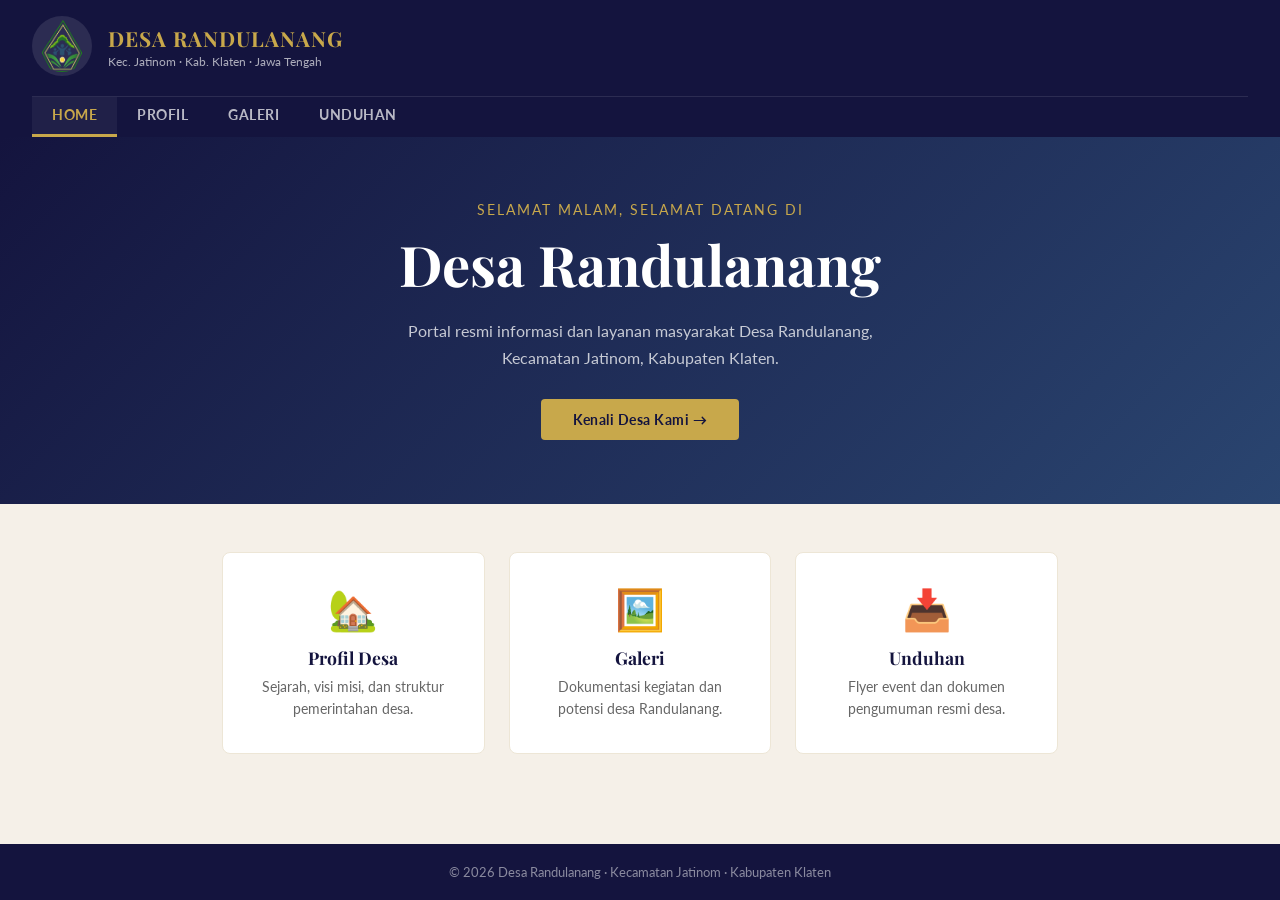
<file: index.html>
<!doctype html>
<html lang="id">
  <head>

    <!-- digunakan agar tampilan tidak berubah -->
    <meta charset="UTF-8" />
    <meta name="viewport" content="width=device-width, initial-scale=1.0" />
    <title>Desa Randulanang – Beranda</title>
    <link rel="preconnect" href="https://fonts.googleapis.com" />
    <link
      href="https://fonts.googleapis.com/css2?family=Playfair+Display:wght@600;700&family=Lato:wght@300;400;700&display=swap"
      rel="stylesheet"
    />
    <link rel="stylesheet" href="style.css" />
    <link rel="icon" type="image/png" href="assets/img/logo.desa.png" />
  </head>
  <body>
    
    <header>
      <div class="header-inner">
        <!-- Gantilogo -->
        <img
          src="assets/img/logo.desa.png"
          alt="Logo Desa"
          class="logo"
          onerror="this.style.display = 'none'"
        />
        <div class="site-title">
          <span class="desa">DESA RANDULANANG</span>
          <span class="sub">Kec. Jatinom · Kab. Klaten · Jawa Tengah</span>
        </div>
      </div>
      <nav>
        <a href="index.html" class="active">Home</a>
        <a href="profil.html">Profil</a>
        <a href="galeri.html">Galeri</a>
        <a href="unduhan.html">Unduhan</a>
      </nav>
    </header>

    <main>
      <section class="hero">
        <div class="hero-text">
          <p class="label">Selamat Datang di</p>
          <h1>Desa Randulanang</h1>
          <p class="desc">
            Portal resmi informasi dan layanan masyarakat Desa Randulanang,
            Kecamatan Jatinom, Kabupaten Klaten.
          </p>
          <a href="profil.html" class="btn">Kenali Desa Kami →</a>
        </div>
      </section>

      <section class="cards">
        <a href="profil.html" class="card">
          <div class="card-icon">🏡</div>
          <h3>Profil Desa</h3>
          <p>Sejarah, visi misi, dan struktur pemerintahan desa.</p>
        </a>
        <a href="galeri.html" class="card">
          <div class="card-icon">🖼️</div>
          <h3>Galeri</h3>
          <p>Dokumentasi kegiatan dan potensi desa Randulanang.</p>
        </a>
        <a href="unduhan.html" class="card">
          <div class="card-icon">📥</div>
          <h3>Unduhan</h3>
          <p>Flyer event dan dokumen pengumuman resmi desa.</p>
        </a>
      </section>
    </main>

    <footer>
      <p>© 2025 Desa Randulanang · Kecamatan Jatinom · Kabupaten Klaten</p>
    </footer>

    <script src="main.js"></script>
  </body>
</html>
</file>
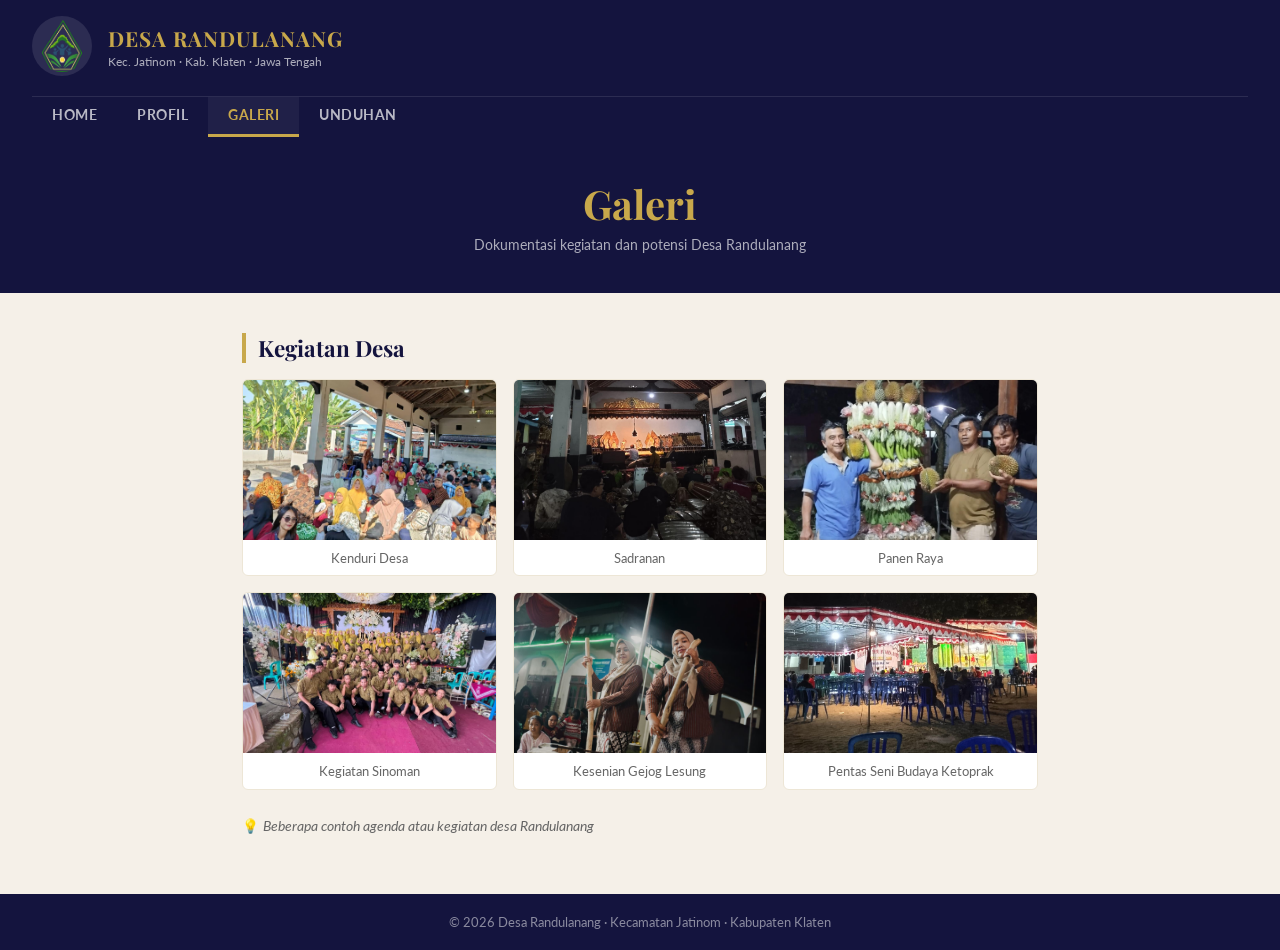
<file: galeri.html>
<!doctype html>
<html lang="id">
  <head>
    <meta charset="UTF-8" />
    <meta name="viewport" content="width=device-width, initial-scale=1.0" />
    <title>Desa Randulanang – Galeri</title>
    <link rel="preconnect" href="https://fonts.googleapis.com" />
    <link
      href="https://fonts.googleapis.com/css2?family=Playfair+Display:wght@600;700&family=Lato:wght@300;400;700&display=swap"
      rel="stylesheet"
    />
    <link rel="stylesheet" href="style.css" />
    <link rel="icon" type="image/png" href="assets/img/logo.desa.png" />
  </head>
  <body>
    
    <header>
      <div class="header-inner">
        <img
          src="assets/img/logo.desa.png"
          alt="Logo Desa"
          class="logo"
          onerror="this.style.display = 'none'"
        />
        <div class="site-title">
          <span class="desa">DESA RANDULANANG</span>
          <span class="sub">Kec. Jatinom · Kab. Klaten · Jawa Tengah</span>
        </div>
      </div>
      <nav>
        <a href="index.html">Home</a>
        <a href="profil.html">Profil</a>
        <a href="galeri.html" class="active">Galeri</a>
        <a href="unduhan.html">Unduhan</a>
      </nav>
    </header>

    <main>
      <div class="page-header">
        <h2>Galeri</h2>
        <p>Dokumentasi kegiatan dan potensi Desa Randulanang</p>
      </div>

      <div class="section">
        <h3>Kegiatan Desa</h3>
        <div class="galeri-grid" id="galeri-kegiatan">
          <!-- Tambahkan gambar dengan mengganti src -->
          <div class="galeri-item">
            <img
              src="assets/img/kenri.jpeg"
              alt="Kegiatan 1"
              onerror="
                this.parentElement.innerHTML =
                  '<div class=\'galeri-placeholder\'>🏘️</div><div class=\'caption\'>Kenduri Desa</div>'
              "
            />
            <div class="caption">Kenduri Desa</div>
          </div>

          <div class="galeri-item">
            <img
              src="assets/img/sadranan wayang.jpeg"
              alt="Kegiatan 2"
              onerror="
                this.parentElement.innerHTML =
                  '<div class=\'galeri-placeholder\'>🎉</div><div class=\'caption\'>Sadranan</div>'
              "
            />
            <div class="caption">Sadranan</div>
          </div>

          <div class="galeri-item">
            <img
              src="assets/img/panen raya.jpeg"
              alt="Kegiatan 3"
              onerror="
                this.parentElement.innerHTML =
                  '<div class=\'galeri-placeholder\'>🌾</div><div class=\'caption\'>Panen Raya</div>'
              "
            />
            <div class="caption">Panen Raya</div>
          </div>

          <div class="galeri-item">
            <img
              src="assets/img/Sinoman.jpeg"
              alt="Kegiatan 4"
              onerror="
                this.parentElement.innerHTML =
                  '<div class=\'galeri-placeholder\'>📚</div><div class=\'caption\'>Kegiatan Sinoman</div>'
              "
            />
            <div class="caption">Kegiatan Sinoman</div>
          </div>

          <div class="galeri-item">
            <img
              src="assets/img/gejog lesung.jpeg"
              alt="Kegiatan 5"
              onerror="
                this.parentElement.innerHTML =
                  '<div class=\'galeri-placeholder\'>🛖</div><div class=\'caption\'>Kesenian Gejog Lesung</div>'
              "
            />
            <div class="caption">Kesenian Gejog Lesung</div>
          </div>

          <div class="galeri-item">
            <img
              src="assets/img/pentas ketoprak.jpeg"
              alt="Kegiatan 6"
              onerror="
                this.parentElement.innerHTML =
                  '<div class=\'galeri-placeholder\'>🎭</div><div class=\'caption\'>Pentas Seni Budaya Ketoprak</div>'
              "
            />
            <div class="caption">Pentas Seni Budaya Ketoprak</div>
          </div>
        </div>

        <p
          style="
            margin-top: 1.5rem;
            font-size: 0.85rem;
            color: var(--text-muted);
          "
        >
          💡
          <em
            >Beberapa contoh agenda atau kegiatan desa Randulanang</em
          >
        </p>
      </div>
    </main>

    <footer>
      <p>© 2025 Desa Randulanang · Kecamatan Jatinom · Kabupaten Klaten</p>
    </footer>

    <script src="main.js"></script>
  </body>
</html>
</file>
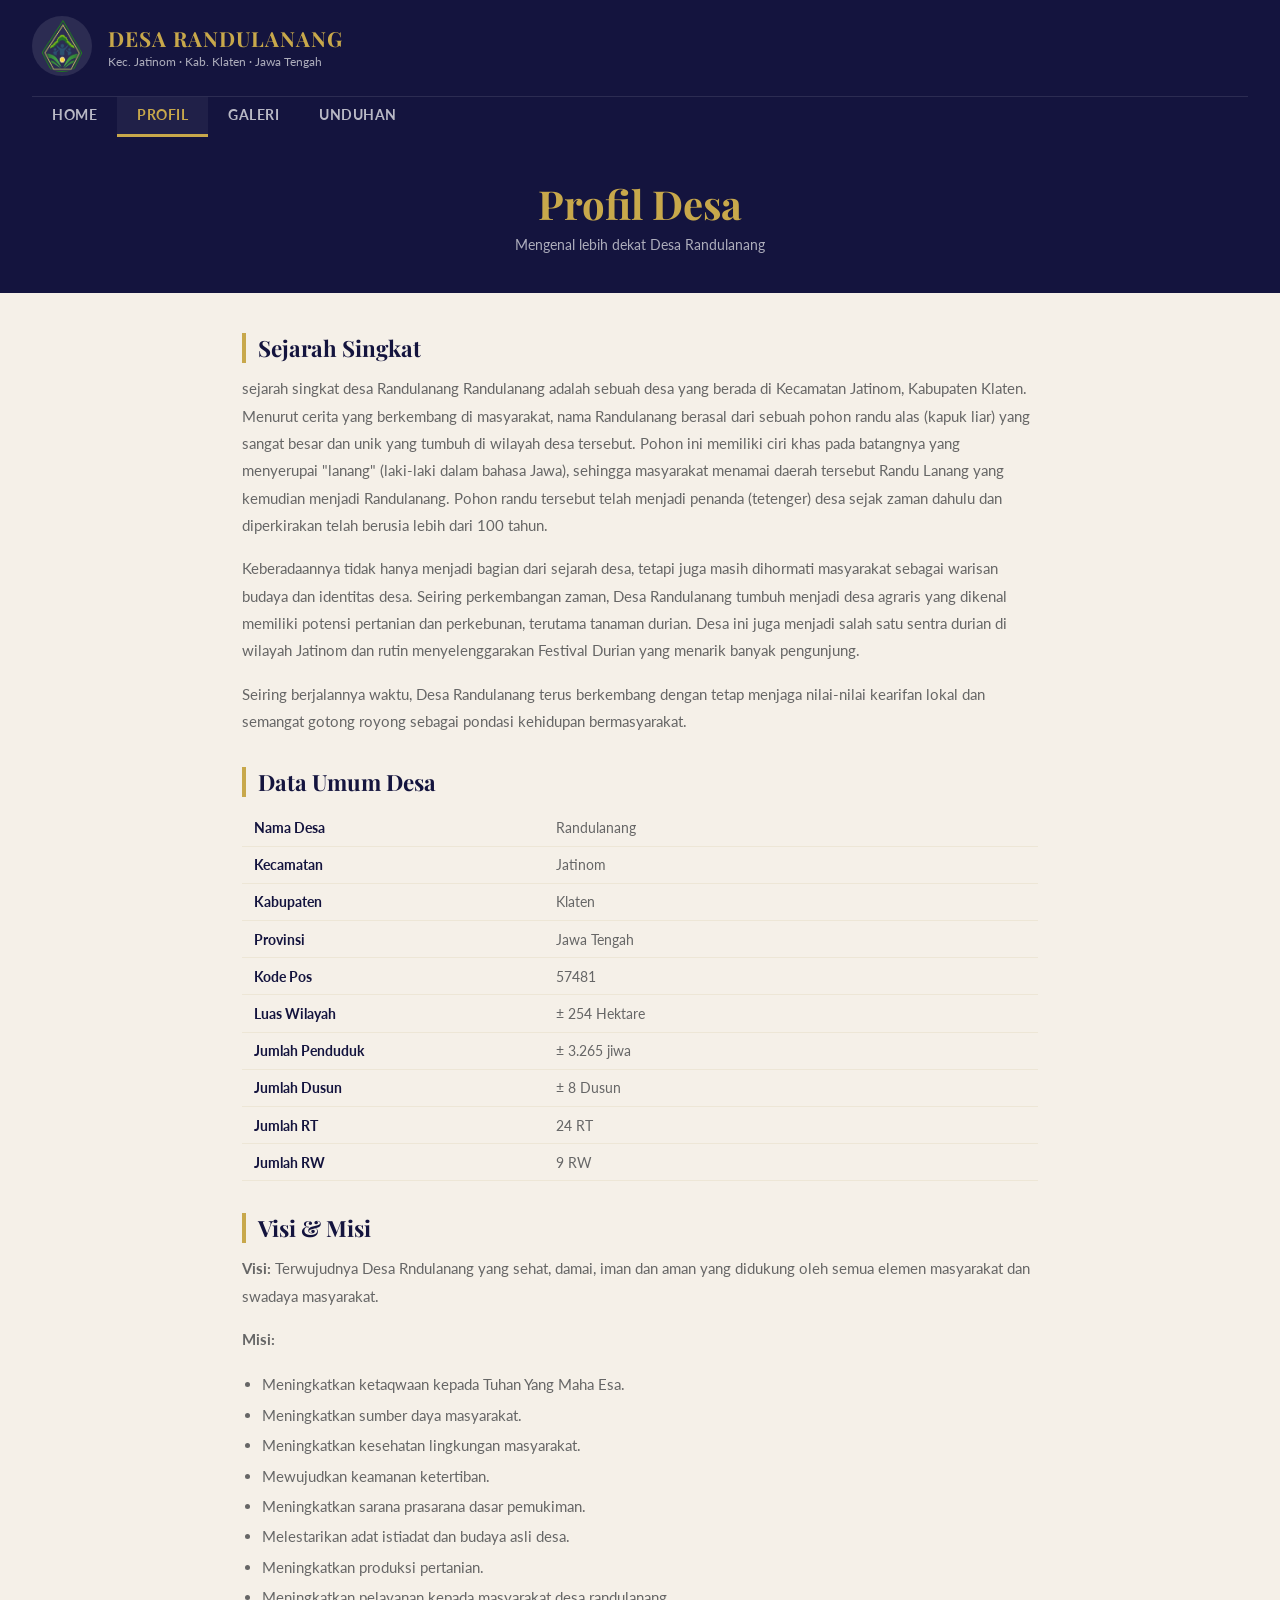
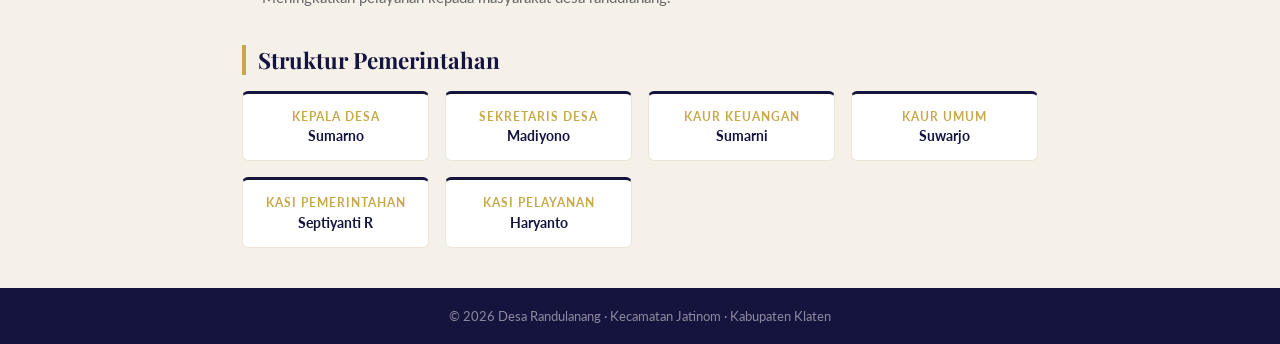
<file: profil.html>
<!doctype html>
<html lang="id">
  <head>
    <meta charset="UTF-8" />
    <meta name="viewport" content="width=device-width, initial-scale=1.0" />
    <title>Desa Randulanang – Profil</title>
    <link rel="preconnect" href="https://fonts.googleapis.com" />
    <link
      href="https://fonts.googleapis.com/css2?family=Playfair+Display:wght@600;700&family=Lato:wght@300;400;700&display=swap"
      rel="stylesheet"
    />
    <link rel="stylesheet" href="style.css" />
    <link rel="icon" type="image/png" href="assets/img/logo.desa.png" />
  </head>
  <body>
    
    <header>
      <div class="header-inner">
        <img
          src="assets/img/logo.desa.png"
          alt="Logo Desa"
          class="logo"
          onerror="this.style.display = 'none'"
        />
        <div class="site-title">
          <span class="desa">DESA RANDULANANG</span>
          <span class="sub">Kec. Jatinom · Kab. Klaten · Jawa Tengah</span>
        </div>
      </div>
      <nav>
        <a href="index.html">Home</a>
        <a href="profil.html" class="active">Profil</a>
        <a href="galeri.html">Galeri</a>
        <a href="unduhan.html">Unduhan</a>
      </nav>
    </header>

    <main>
      <div class="page-header">
        <h2>Profil Desa</h2>
        <p>Mengenal lebih dekat Desa Randulanang</p>
      </div>

      <!-- bagian sejarah -->
      <div class="section">
        <h3>Sejarah Singkat</h3>
        <p>
          sejarah singkat desa Randulanang Randulanang adalah sebuah desa yang
          berada di Kecamatan Jatinom, Kabupaten Klaten. Menurut cerita yang
          berkembang di masyarakat, nama Randulanang berasal dari sebuah pohon
          randu alas (kapuk liar) yang sangat besar dan unik yang tumbuh di
          wilayah desa tersebut. Pohon ini memiliki ciri khas pada batangnya
          yang menyerupai "lanang" (laki-laki dalam bahasa Jawa), sehingga
          masyarakat menamai daerah tersebut Randu Lanang yang kemudian menjadi
          Randulanang. Pohon randu tersebut telah menjadi penanda (tetenger)
          desa sejak zaman dahulu dan diperkirakan telah berusia lebih dari 100
          tahun. 
        </p>
        <p>
          Keberadaannya tidak hanya menjadi bagian dari sejarah desa,
          tetapi juga masih dihormati masyarakat sebagai warisan budaya dan
          identitas desa. Seiring perkembangan zaman, Desa Randulanang tumbuh
          menjadi desa agraris yang dikenal memiliki potensi pertanian dan
          perkebunan, terutama tanaman durian. Desa ini juga menjadi salah satu
          sentra durian di wilayah Jatinom dan rutin menyelenggarakan Festival
          Durian yang menarik banyak pengunjung.
        </p>
        <p>
          Seiring berjalannya waktu, Desa Randulanang terus berkembang dengan
          tetap menjaga nilai-nilai kearifan lokal dan semangat gotong royong
          sebagai pondasi kehidupan bermasyarakat.
        </p>

        <!-- untuk mengganti data desa -->
        <h3 style="margin-top: 2rem">Data Umum Desa</h3>
        <table class="info-table">
          <tr>
            <td>Nama Desa</td>
            <td>Randulanang</td>
          </tr>
          <tr>
            <td>Kecamatan</td>
            <td>Jatinom</td>
          </tr>
          <tr>
            <td>Kabupaten</td>
            <td>Klaten</td>
          </tr>
          <tr>
            <td>Provinsi</td>
            <td>Jawa Tengah</td>
          </tr>
          <tr>
            <td>Kode Pos</td>
            <td>57481</td>
          </tr>
          <tr>
            <td>Luas Wilayah</td>
            <td>± 254 Hektare</td>
          </tr>
          <tr>
            <td>Jumlah Penduduk</td>
            <td>± 3.265 jiwa</td>
          </tr>
          <tr>
            <td>Jumlah Dusun</td>
            <td>± 8 Dusun</td>
          </tr>
          <tr>
            <td>Jumlah RT</td>
            <td>24 RT</td>
          </tr>
          <tr>
            <td>Jumlah RW</td>
            <td>9 RW</td>
          </tr>
        </table>

        <!-- untuk mengganti visi & misi -->
        <h3 style="margin-top: 2rem">Visi &amp; Misi</h3>
        <p>
          <strong>Visi:</strong> Terwujudnya Desa Rndulanang yang sehat, damai, iman dan aman
          yang didukung oleh semua elemen masyarakat dan swadaya masyarakat.
        </p>
        <p><strong>Misi:</strong></p>
        <ul
          style="
            color: var(--text-muted);
            line-height: 2;
            padding-left: 1.25rem;
            font-size: 0.95rem;
          "
        >
          <li>
            Meningkatkan ketaqwaan kepada Tuhan Yang Maha Esa.</li>
          <li>Meningkatkan sumber daya masyarakat.</li>
          <li>Meningkatkan kesehatan lingkungan masyarakat.</li>
          <li>Mewujudkan keamanan ketertiban.</li>
          <li>Meningkatkan sarana prasarana dasar pemukiman.</li>
          <li>Melestarikan adat istiadat dan budaya asli desa.</li>
          <li>Meningkatkan produksi pertanian.</li>
          <li>Meningkatkan pelayanan kepada masyarakat desa randulanang.</li>
        </ul>

        <!-- untuk mengganti struktur pemerintahannya -->
        <h3 style="margin-top: 2rem">Struktur Pemerintahan</h3>
        <div class="struktur-grid">
          <div class="jabatan">
            <div class="role">Kepala Desa</div>
            <div class="name">Sumarno</div>
          </div>
          <div class="jabatan">
            <div class="role">Sekretaris Desa</div>
            <div class="name">Madiyono</div>
          </div>
          <div class="jabatan">
            <div class="role">Kaur Keuangan</div>
            <div class="name">Sumarni</div>
          </div>
          <div class="jabatan">
            <div class="role">Kaur Umum</div>
            <div class="name">Suwarjo</div>
          </div>
          <div class="jabatan">
            <div class="role">Kasi Pemerintahan</div>
            <div class="name">Septiyanti R</div>
          </div>
          <div class="jabatan">
            <div class="role">Kasi Pelayanan</div>
            <div class="name">Haryanto</div>
          </div>
        </div>
      </div>
    </main>

    <footer>
      <p>© 2025 Desa Randulanang · Kecamatan Jatinom · Kabupaten Klaten</p>
    </footer>

    <script src="main.js"></script>
  </body>
</html>
</file>
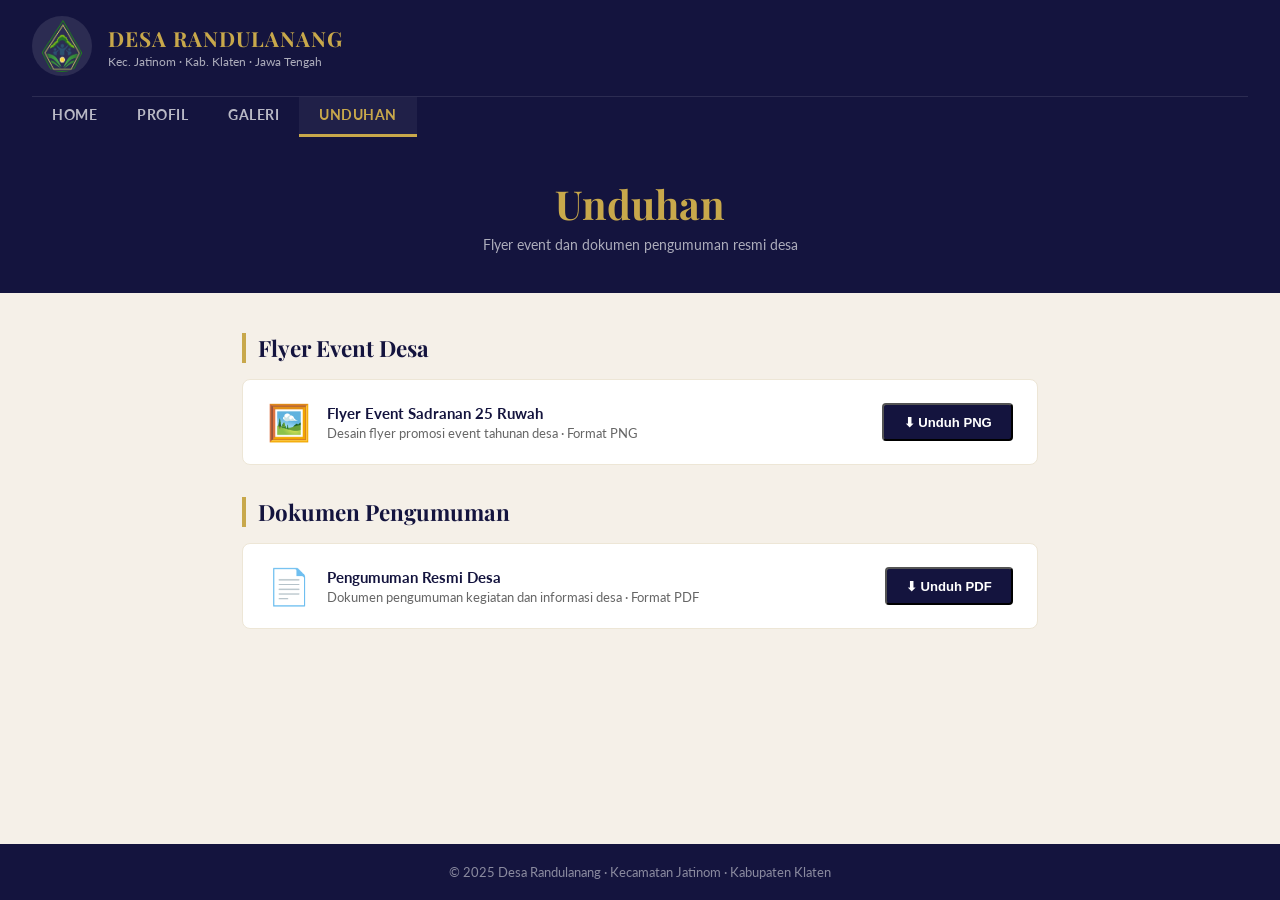
<file: unduhan.html>
</html>
<!DOCTYPE html>
<html lang="id">
<head>
  <meta charset="UTF-8">
  <meta name="viewport" content="width=device-width, initial-scale=1.0">
  <title>Desa Randulanang – Unduhan</title>
  <link rel="preconnect" href="https://fonts.googleapis.com">
  <link href="https://fonts.googleapis.com/css2?family=Playfair+Display:wght@600;700&family=Lato:wght@300;400;700&display=swap" rel="stylesheet">
  <link rel="stylesheet" href="style.css">
  <link rel="icon" type="image/png" href="assets/img/logo.desa.png" />
</head>
<body>
  
  <header>
    <div class="header-inner">
      <img src="assets/img/logo.desa.png" alt="Logo Desa" class="logo" onerror="this.style.display='none'">
      <div class="site-title">
        <span class="desa">DESA RANDULANANG</span>
        <span class="sub">Kec. Jatinom · Kab. Klaten · Jawa Tengah</span>
      </div>
    </div>
    <nav>
      <a href="index.html">Home</a>
      <a href="profil.html">Profil</a>
      <a href="galeri.html">Galeri</a>
      <a href="unduhan.html" class="active">Unduhan</a>
    </nav>
  </header>

  <main>
    <div class="page-header">
      <h2>Unduhan</h2>
      <p>Flyer event dan dokumen pengumuman resmi desa</p>
    </div>

    <div class="section">

      <h3>Flyer Event Desa</h3>
      <div class="unduh-list">
        <div class="unduh-item">
          <div class="unduh-icon">🖼️</div>
          <div class="unduh-info">
            <div class="title">Flyer Event Sadranan 25 Ruwah</div>
            <div class="desc">Desain flyer promosi event tahunan desa · Format PNG</div>
          </div>
          <button class="btn-dl" data-file="assets/img/FLAYER 1.png" data-name="FLAYER 1.png" data-icon="🖼️">
            ⬇ Unduh PNG
          </button>
        </div>
      </div>

      <h3 style="margin-top:2rem">Dokumen Pengumuman</h3>
      <div class="unduh-list">
        <div class="unduh-item">
          <div class="unduh-icon">📄</div>
          <div class="unduh-info">
            <div class="title">Pengumuman Resmi Desa</div>
            <div class="desc">Dokumen pengumuman kegiatan dan informasi desa · Format PDF</div>
          </div>
          <button class="btn-dl" data-file="assets/surat/SURAT PEMBERITAHUAN.pdf" data-name="SURAT PEMBERITAHUAN.pdf" data-icon="📄">
            ⬇ Unduh PDF
          </button>
        </div>
      </div>

    </div>
  </main>

  <footer>
    <p>© 2025 Desa Randulanang · Kecamatan Jatinom · Kabupaten Klaten</p>
  </footer>

  <script>
    // Ambil semua tombol unduh
    document.querySelectorAll(".btn-dl").forEach(function(btn) {
      btn.addEventListener("click", function() {
        var filePath = this.getAttribute("data-file");
        var fileName = this.getAttribute("data-name");

        // STEP 1: Tampilkan alert konfirmasi SEBELUM mengunduh
        var konfirmasi = confirm("📥 File akan diunduh:\n\n" + fileName + "\n\nKlik OK untuk mengunduh, atau Batal untuk membatalkan.");

        // STEP 2: Hanya unduh jika user klik OK
        if (!konfirmasi) return;

        // STEP 3: Fetch file lalu paksa unduhan via Blob
        // Setiap klik tombol = 1 unduhan baru (bisa berkali-kali)
        fetch(filePath)
          .then(function(response) {
            if (!response.ok) {
              alert("❌ File tidak ditemukan!\nPastikan file ada di:\n" + filePath);
              throw new Error("File tidak ditemukan");
            }
            return response.blob();
          })
          .then(function(blob) {
            var blobURL = URL.createObjectURL(blob);
            var link = document.createElement("a");
            link.href = blobURL;
            link.download = fileName; // Nama file saat tersimpan
            document.body.appendChild(link);
            link.click();
            document.body.removeChild(link);
            // Tunda revoke agar unduhan sempat dimulai
            setTimeout(function() { URL.revokeObjectURL(blobURL); }, 3000);
          })
          .catch(function(err) {
            alert("❌ Gagal mengunduh.\nGunakan Live Server atau GitHub Pages agar fetch() bisa berjalan.\n\nError: " + err.message);
          });
      });
    });
  </script>
</body>
</html>
</file>
<file: style.css>
/* ===== VARIABLES ===== */
:root {
  --cream: #F5F0E8;
  --cream-dark: #EDE6D6;
  --navy: #14143e;
  --navy-light: #2A4570;
  --gold: #C8A84B;
  --text: #2C2C2C;
  --text-muted: #666;
}

/* ===== RESET ===== */
*, *::before, *::after { box-sizing: border-box; margin: 0; padding: 0; }
html { scroll-behavior: smooth; }
body {
  font-family: 'Lato', sans-serif;
  background: var(--cream);
  color: var(--text);
  min-height: 100vh;
  display: flex;
  flex-direction: column;
}
a { text-decoration: none; color: inherit; }

/* ===== HEADER ===== */
header {
  background: var(--navy);
  color: #fff;
  padding: 0 2rem;
}
.header-inner {
  display: flex;
  align-items: center;
  gap: 1rem;
  padding: 1rem 0 0.75rem;
}
.logo {
  width: 60px;
  height: 60px;
  object-fit: contain;
  border-radius: 50%;
  background: rgba(249, 247, 247, 0.1);
  padding: 4px;
  flex-shrink: 0;
}
.site-title {
  display: flex;
  flex-direction: column;
}
.site-title .desa {
  font-family: 'Playfair Display', serif;
  font-size: 1.3rem;
  font-weight: 700;
  letter-spacing: 1px;
  color: var(--gold);
}
.site-title .sub {
  font-size: 0.75rem;
  color: rgba(255,255,255,0.65);
  margin-top: 2px;
}

/* ===== NAV ===== */
nav {
  display: flex;
  gap: 0;
  border-top: 1px solid rgba(255,255,255,0.1);
  margin-top: 0.5rem;
}
nav a {
  padding: 0.65rem 1.25rem;
  font-size: 0.85rem;
  font-weight: 700;
  letter-spacing: 0.5px;
  color: rgba(255,255,255,0.7);
  text-transform: uppercase;
  transition: color 0.2s, background 0.2s;
  border-bottom: 3px solid transparent;
}
nav a:hover, nav a.active {
  color: var(--gold);
  border-bottom-color: var(--gold);
  background: rgba(255,255,255,0.05);
}

/* ===== MAIN ===== */
main { flex: 1; }

/* ===== HERO ===== */
.hero {
  background: linear-gradient(135deg, var(--navy) 0%, var(--navy-light) 100%);
  color: #fff;
  padding: 4rem 2rem;
  text-align: center;
}
.hero .label {
  font-size: 0.9rem;
  color: var(--gold);
  letter-spacing: 2px;
  text-transform: uppercase;
  margin-bottom: 0.5rem;
}
.hero h1 {
  font-family: 'Playfair Display', serif;
  font-size: clamp(2rem, 5vw, 3.5rem);
  margin-bottom: 1rem;
  color: #fff;
}
.hero .desc {
  max-width: 500px;
  margin: 0 auto 1.75rem;
  color: rgba(255,255,255,0.75);
  line-height: 1.7;
  font-size: 1rem;
}

/* ===== BUTTON ===== */
.btn {
  display: inline-block;
  background: var(--gold);
  color: var(--navy);
  padding: 0.75rem 2rem;
  font-weight: 700;
  font-size: 0.9rem;
  border-radius: 4px;
  transition: background 0.2s, transform 0.2s;
  letter-spacing: 0.5px;
}
.btn:hover {
  background: #d4b660;
  transform: translateY(-2px);
}
.btn-outline {
  background: transparent;
  color: var(--navy);
  border: 2px solid var(--navy);
}
.btn-outline:hover {
  background: var(--navy);
  color: #fff;
}

/* ===== CARDS (Home) ===== */
.cards {
  display: grid;
  grid-template-columns: repeat(auto-fit, minmax(220px, 1fr));
  gap: 1.5rem;
  padding: 3rem 2rem;
  max-width: 900px;
  margin: 0 auto;
}
.card {
  background: #fff;
  border: 1px solid var(--cream-dark);
  border-radius: 8px;
  padding: 2rem 1.5rem;
  text-align: center;
  transition: box-shadow 0.2s, transform 0.2s;
  display: block;
}
.card:hover {
  box-shadow: 0 8px 24px rgba(26,46,74,0.12);
  transform: translateY(-4px);
}
.card-icon { font-size: 2.5rem; margin-bottom: 0.75rem; }
.card h3 {
  font-family: 'Playfair Display', serif;
  font-size: 1.1rem;
  color: var(--navy);
  margin-bottom: 0.5rem;
}
.card p { font-size: 0.85rem; color: var(--text-muted); line-height: 1.6; }

/* ===== PAGE HEADER (inner pages) ===== */
.page-header {
  background: var(--navy);
  color: #fff;
  padding: 2.5rem 2rem;
  text-align: center;
}
.page-header h2 {
  font-family: 'Playfair Display', serif;
  font-size: clamp(1.6rem, 4vw, 2.5rem);
  color: var(--gold);
}
.page-header p {
  color: rgba(255,255,255,0.65);
  font-size: 0.9rem;
  margin-top: 0.4rem;
}

/* ===== SECTION WRAPPER ===== */
.section {
  max-width: 860px;
  margin: 0 auto;
  padding: 2.5rem 2rem;
}
.section h3 {
  font-family: 'Playfair Display', serif;
  font-size: 1.4rem;
  color: var(--navy);
  margin-bottom: 0.75rem;
  border-left: 4px solid var(--gold);
  padding-left: 0.75rem;
}
.section p {
  color: var(--text-muted);
  line-height: 1.8;
  margin-bottom: 1rem;
  font-size: 0.95rem;
}

/* ===== INFO TABLE (Profil) ===== */
.info-table {
  width: 100%;
  border-collapse: collapse;
  font-size: 0.9rem;
  margin-bottom: 1.5rem;
}
.info-table td {
  padding: 0.6rem 0.75rem;
  border-bottom: 1px solid var(--cream-dark);
  vertical-align: top;
}
.info-table td:first-child {
  font-weight: 700;
  color: var(--navy);
  width: 38%;
}
.info-table td:last-child { color: var(--text-muted); }

/* ===== STRUKTUR ===== */
.struktur-grid {
  display: grid;
  grid-template-columns: repeat(auto-fill, minmax(170px, 1fr));
  gap: 1rem;
  margin-top: 1rem;
}
.jabatan {
  background: #fff;
  border: 1px solid var(--cream-dark);
  border-top: 3px solid var(--navy);
  border-radius: 6px;
  padding: 1rem;
  text-align: center;
}
.jabatan .role {
  font-size: 0.72rem;
  text-transform: uppercase;
  letter-spacing: 1px;
  color: var(--gold);
  font-weight: 700;
}
.jabatan .name {
  font-size: 0.9rem;
  font-weight: 700;
  color: var(--navy);
  margin-top: 0.3rem;
}

/* ===== GALERI ===== */
.galeri-grid {
  display: grid;
  grid-template-columns: repeat(auto-fill, minmax(220px, 1fr));
  gap: 1rem;
  margin-top: 1rem;
}
.galeri-item {
  border-radius: 6px;
  overflow: hidden;
  background: #fff;
  border: 1px solid var(--cream-dark);
}
.galeri-item img {
  width: 100%;
  height: 160px;
  object-fit: cover;
  display: block;
}
.galeri-item .caption {
  padding: 0.6rem 0.75rem;
  font-size: 0.8rem;
  color: var(--text-muted);
  text-align: center;
}
.galeri-placeholder {
  width: 100%;
  height: 160px;
  background: var(--cream-dark);
  display: flex;
  align-items: center;
  justify-content: center;
  font-size: 2rem;
  color: var(--navy);
}

/* ===== UNDUHAN ===== */
.unduh-list {
  display: flex;
  flex-direction: column;
  gap: 1rem;
  margin-top: 1rem;
}
.unduh-item {
  background: #fff;
  border: 1px solid var(--cream-dark);
  border-radius: 8px;
  display: flex;
  align-items: center;
  gap: 1rem;
  padding: 1.25rem 1.5rem;
  transition: box-shadow 0.2s;
}
.unduh-item:hover { box-shadow: 0 4px 16px rgba(26,46,74,0.1); }
.unduh-icon { font-size: 2.2rem; flex-shrink: 0; }
.unduh-info { flex: 1; }
.unduh-info .title {
  font-weight: 700;
  color: var(--navy);
  font-size: 0.95rem;
}
.unduh-info .desc {
  font-size: 0.8rem;
  color: var(--text-muted);
  margin-top: 0.2rem;
}
.btn-dl {
  display: inline-flex;
  align-items: center;
  gap: 0.4rem;
  background: var(--navy);
  color: #fff;
  padding: 0.6rem 1.2rem;
  border-radius: 4px;
  font-size: 0.82rem;
  font-weight: 700;
  transition: background 0.2s, transform 0.2s;
  flex-shrink: 0;
}
.btn-dl:hover {
  background: var(--navy-light);
  transform: translateY(-2px);
}

/* ===== FOOTER ===== */
footer {
  background: var(--navy);
  color: rgba(255,255,255,0.5);
  text-align: center;
  padding: 1.25rem 1rem;
  font-size: 0.8rem;
  margin-top: auto;
}

/* ===== RESPONSIVE ===== */
@media (max-width: 600px) {
  .header-inner { padding: 0.75rem 0; }
  nav a { padding: 0.6rem 0.75rem; font-size: 0.75rem; }
  .unduh-item { flex-direction: column; text-align: center; }
  .btn-dl { width: 100%; justify-content: center; }
}
</file>
